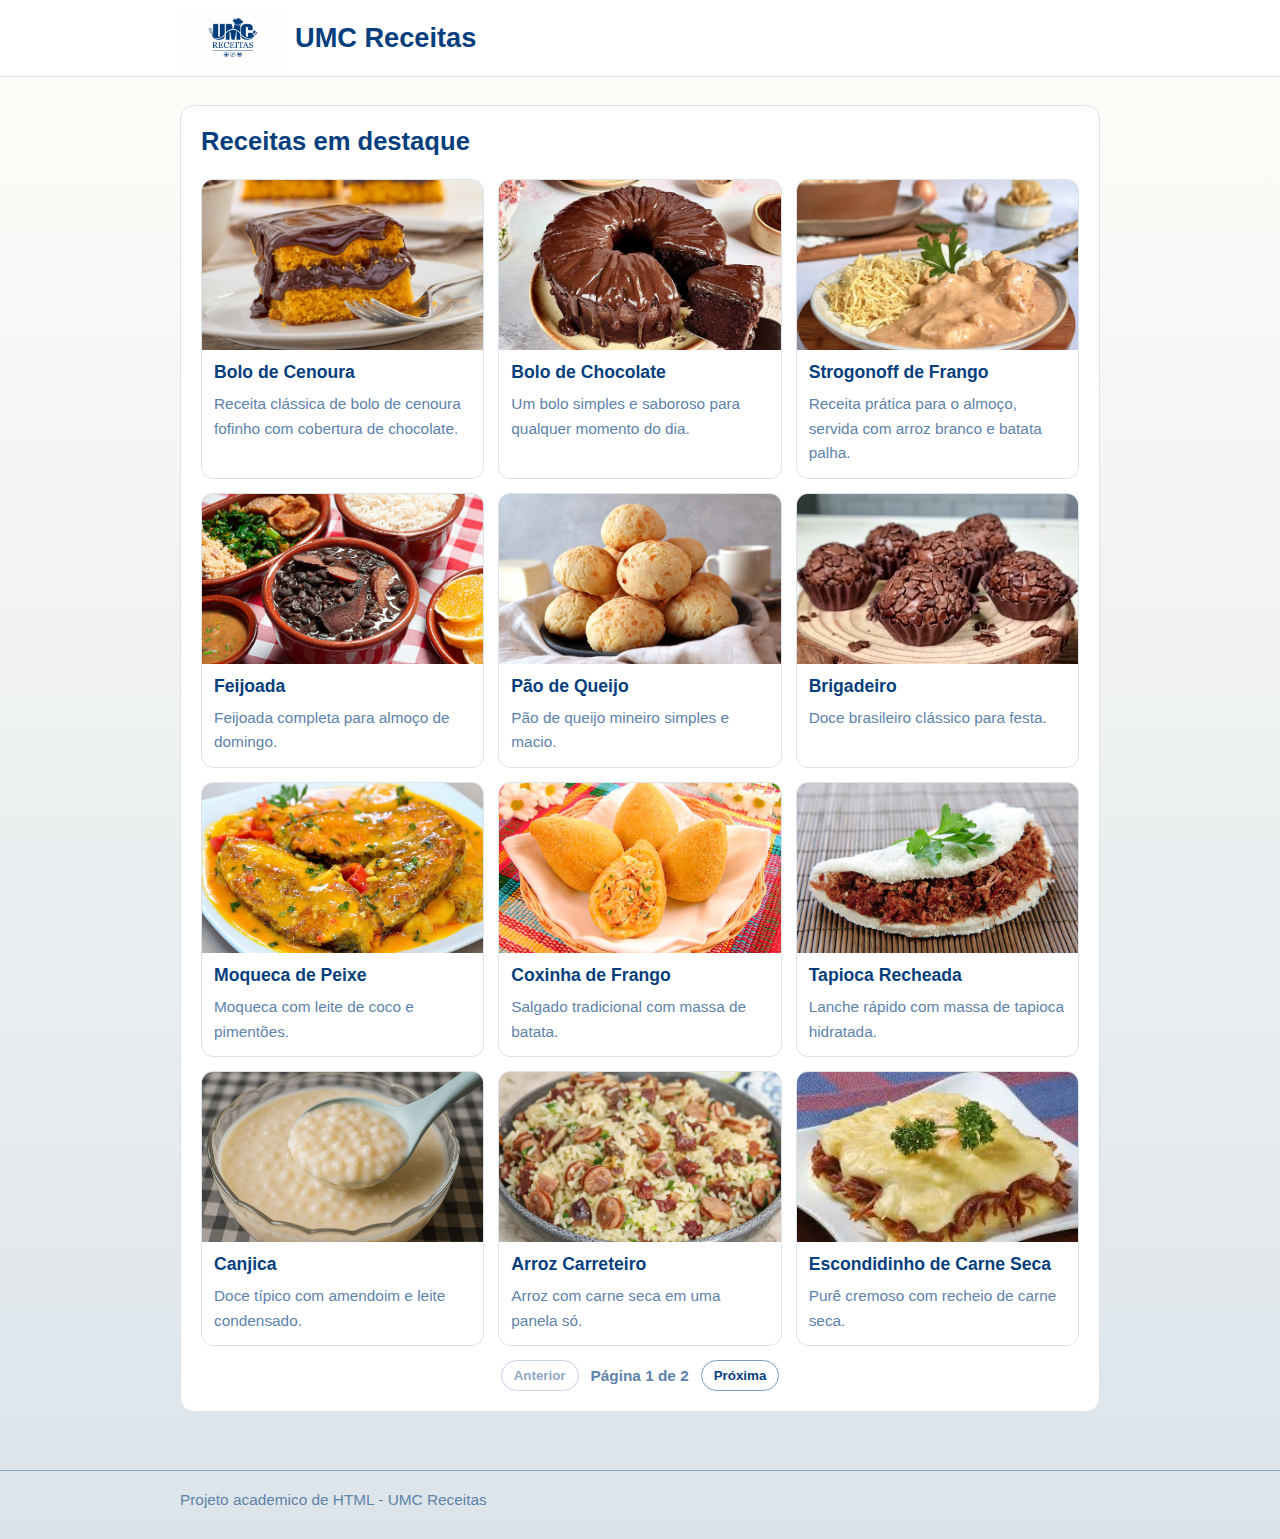
<file: index.html>
<!DOCTYPE html>
<html lang="pt-BR">
<head>
  <meta charset="UTF-8" />
  <meta name="viewport" content="width=device-width, initial-scale=1.0" />
  <title>UMC Receitas | Início</title>
  <link rel="stylesheet" href="styles/style.css" />
</head>
<body>
  <header class="topo-site">
    <div class="container marca-site">
      <img class="espaco-logo" src="assets/images/logo-umc-receita.png" alt="Logo UMC Receitas" />
      <h1 class="nome-site-link">UMC Receitas</h1>
    </div>
  </header>

  <main class="container">
    <section class="card">
      <h2>Receitas em destaque</h2>
      <div id="lista-cards-receitas" class="grade-receitas"></div>
    </section>
  </main>

  <footer>
    <div class="container">Projeto academico de HTML - UMC Receitas</div>
  </footer>

  <script src="scripts/app.js"></script>
</body>
</html>
</file>
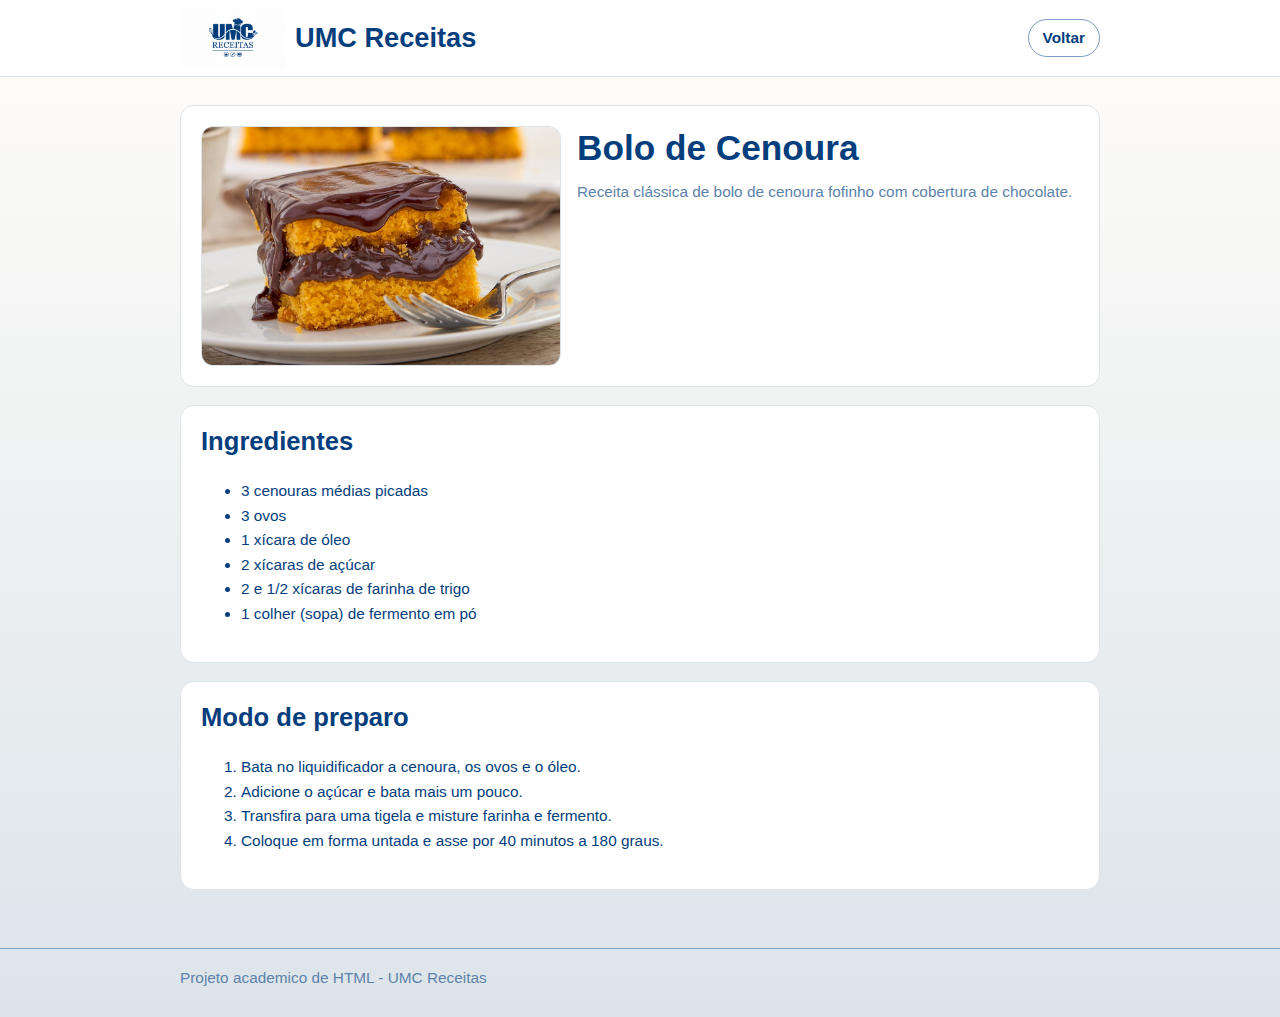
<file: pages/receita.html>
<!DOCTYPE html>
<html lang="pt-BR">
<head>
  <meta charset="UTF-8" />
  <meta name="viewport" content="width=device-width, initial-scale=1.0" />
  <title>UMC Receitas | Receita</title>
  <link rel="stylesheet" href="../styles/style.css" />
</head>
<body>
  <header class="topo-site">
    <div class="container marca-site">
      <img class="espaco-logo" src="../assets/images/logo-umc-receita.png" alt="Logo UMC Receitas" />
      <a class="nome-site-link" href="../index.html">UMC Receitas</a>
      <a class="botao-voltar" href="../index.html">Voltar</a>
    </div>
  </header>

  <main class="container">
    <section class="card">
      <div class="cabecalho-receita">
        <img id="imagem-receita" class="imagem-receita" src="" alt="" />
        <div class="texto-receita">
          <h1 id="titulo-receita">Carregando receita...</h1>
          <p id="descricao-receita"></p>
        </div>
      </div>
    </section>

    <section class="card">
      <h2>Ingredientes</h2>
      <ul id="lista-ingredientes"></ul>
    </section>

    <section class="card">
      <h2>Modo de preparo</h2>
      <ol id="lista-passos"></ol>
    </section>
  </main>

  <footer>
    <div class="container">Projeto academico de HTML - UMC Receitas</div>
  </footer>

  <script src="../scripts/app.js"></script>
</body>
</html>
</file>
<file: styles/style.css>
/* Paleta principal de cores do site pra facilirtar manutencao*/
:root {
  --fundo-claro: #dce4ea;
  --superficie-branca: #ffffff;
  --azul-escuro: #053e7d;
  --azul-medio: #5d83aa;
  --azul-claro: #7ca4c2;
  --azul-suave: #7a9cc4;
}

/* Garante que padding e border nao quebrem o tamanho dos elementos */
* {
  box-sizing: border-box;
}

/* Estilo base */
body {
  margin: 0;
  font-family: "Trebuchet MS", "Segoe UI", sans-serif;
  background: linear-gradient(180deg, #fffdf9 0%, var(--fundo-claro) 100%);
  color: var(--azul-escuro);
  font-size: clamp(15px, 1.2vw, 17px);
  min-height: 100vh;
  display: flex;
  flex-direction: column;
}

/* centraliza na tela */
.container {
  width: min(920px, 92%);
  margin: 0 auto;
}

/* Faixa no header */
.topo-site {
  background: var(--superficie-branca);
  border-bottom: 1px solid var(--fundo-claro);
  position: sticky;
  top: 0;
  z-index: 1000;
}

/* parte que tem o logo, nome e botao de voltar */
.marca-site {
  display: flex;
  align-items: center;
  gap: 10px;
  padding: 8px 0;
}

.espaco-logo {
  width: 105px;
  object-fit: contain;
}

.nome-site-link {
  margin: 0;
  font-weight: 600;
  font-size: clamp(1.2rem, 2.5vw, 1.7rem);
  color: var(--azul-escuro);
  text-decoration: none;
}

.botao-voltar {
  margin-left: auto;
  text-decoration: none;
  color: var(--azul-escuro);
  border: 1px solid var(--azul-suave);
  background: #fff;
  border-radius: 999px;
  padding: 9px 14px;
  font-weight: 600;
}

.botao-voltar:hover {
  border-color: var(--azul-medio);
  background: var(--fundo-claro);
}

main {
  padding: 28px 0 40px;
  flex: 1;
}

.card {
  background: var(--superficie-branca);
  border: 1px solid var(--fundo-claro);
  border-radius: 14px;
  padding: 20px;
  margin-bottom: 18px;
}

h1, h2, h3 {
  margin-top: 0;
  line-height: 1.25;
}

h1 {
  font-size: clamp(1.6rem, 3.2vw, 2.2rem);
}

h2 {
  font-size: clamp(1.25rem, 2.4vw, 1.6rem);
}

.imagem-receita {
  width: 100%;
  max-width: 360px;
  height: 240px;
  object-fit: cover;
  border-radius: 12px;
  border: 1px solid var(--fundo-claro);
}

/* Layout lateral da capa da receita */
.cabecalho-receita {
  display: flex;
  align-items: flex-start;
  gap: 16px;
}

/* Coluna de titulo e descricao */
.texto-receita {
  display: flex;
  flex-direction: column;
}

.texto-receita h1 {
  margin-bottom: 10px;
}

.texto-receita p {
  margin-top: 0;
}

p {
  line-height: 1.6;
  color: var(--azul-medio);
}

/* Listas */
ul, ol {
  line-height: 1.6;
}

.menu-receitas {
  list-style: none;
  padding: 0;
  margin: 0;
  display: flex;
  gap: 10px;
  flex-wrap: wrap;
}

.menu-receitas a {
  display: block;
  text-decoration: none;
  color: var(--azul-escuro);
  border: 1px solid var(--fundo-claro);
  background: #fff;
  border-radius: 10px;
  padding: 10px 12px;
  font-weight: 600;
}

.menu-receitas a:hover,
.menu-receitas a.active {
  background: var(--azul-suave);
  border-color: var(--azul-medio);
}

.grade-receitas {
  display: grid;
  grid-template-columns: repeat(3, minmax(0, 1fr));
  gap: 14px;
}

.paginacao-receitas {
  margin-top: 14px;
  display: flex;
  align-items: center;
  justify-content: center;
  gap: 12px;
}

.botao-paginacao {
  border: 1px solid var(--azul-suave);
  background: #fff;
  color: var(--azul-escuro);
  border-radius: 999px;
  padding: 7px 12px;
  font-weight: 600;
  cursor: pointer;
}

.botao-paginacao:disabled {
  opacity: 0.45;
  cursor: not-allowed;
}

.info-paginacao {
  color: var(--azul-medio);
  font-weight: 600;
}

.card-receita {
  border: 1px solid var(--fundo-claro);
  border-radius: 12px;
  overflow: hidden;
  background: #fff;
}

.card-receita-link {
  display: block;
  color: inherit;
  text-decoration: none;
}

.card-receita-imagem {
  width: 100%;
  height: 170px;
  object-fit: cover;
  display: block;
}

.card-receita-conteudo {
  padding: 12px;
}

.card-receita-conteudo h2 {
  margin-bottom: 8px;
  font-size: 1.1rem;
}

.card-receita-conteudo p {
  margin: 0;
}

.card-receita:hover {
  border-color: var(--azul-medio);
}

footer {
  border-top: 1px solid var(--azul-claro);
  padding: 20px 0 30px;
  color: var(--azul-medio);
}

/* Ajustes para tablets */
@media (max-width: 768px) {
  .container {
    width: min(920px, 94%);
  }

  main {
    padding: 20px 0 28px;
  }

  .card {
    padding: 16px;
    border-radius: 12px;
  }

  .imagem-receita {
    max-width: 320px;
    height: 220px;
  }

  .grade-receitas {
    grid-template-columns: repeat(2, minmax(0, 1fr));
  }
}

/* Ajustes para celulares */
@media (max-width: 480px) {
  .marca-site {
    padding: 12px 0;
    flex-wrap: nowrap;
  }

  .espaco-logo {
    width: 78px;
  }

  .nome-site-link {
    font-size: 1.05rem;
  }

  .botao-voltar {
    margin-left: auto;
    margin-top: 0;
    flex-basis: auto;
    width: auto;
    padding: 6px 10px;
    font-size: 0.9rem;
    white-space: nowrap;
  }

  .card {
    padding: 14px;
    margin-bottom: 14px;
  }

  .cabecalho-receita {
    flex-direction: column;
  }

  .imagem-receita {
    max-width: 100%;
    height: auto;
  }

  .grade-receitas {
    grid-template-columns: 1fr;
  }

  .paginacao-receitas {
    flex-wrap: wrap;
    gap: 8px;
  }

  .card-receita-imagem {
    height: 180px;
  }

  .menu-receitas {
    display: grid;
    grid-template-columns: 1fr;
  }

  p,
  li {
    font-size: 0.96rem;
  }

  footer {
    padding: 16px 0 22px;
    font-size: 0.92rem;
  }
}
</file>
